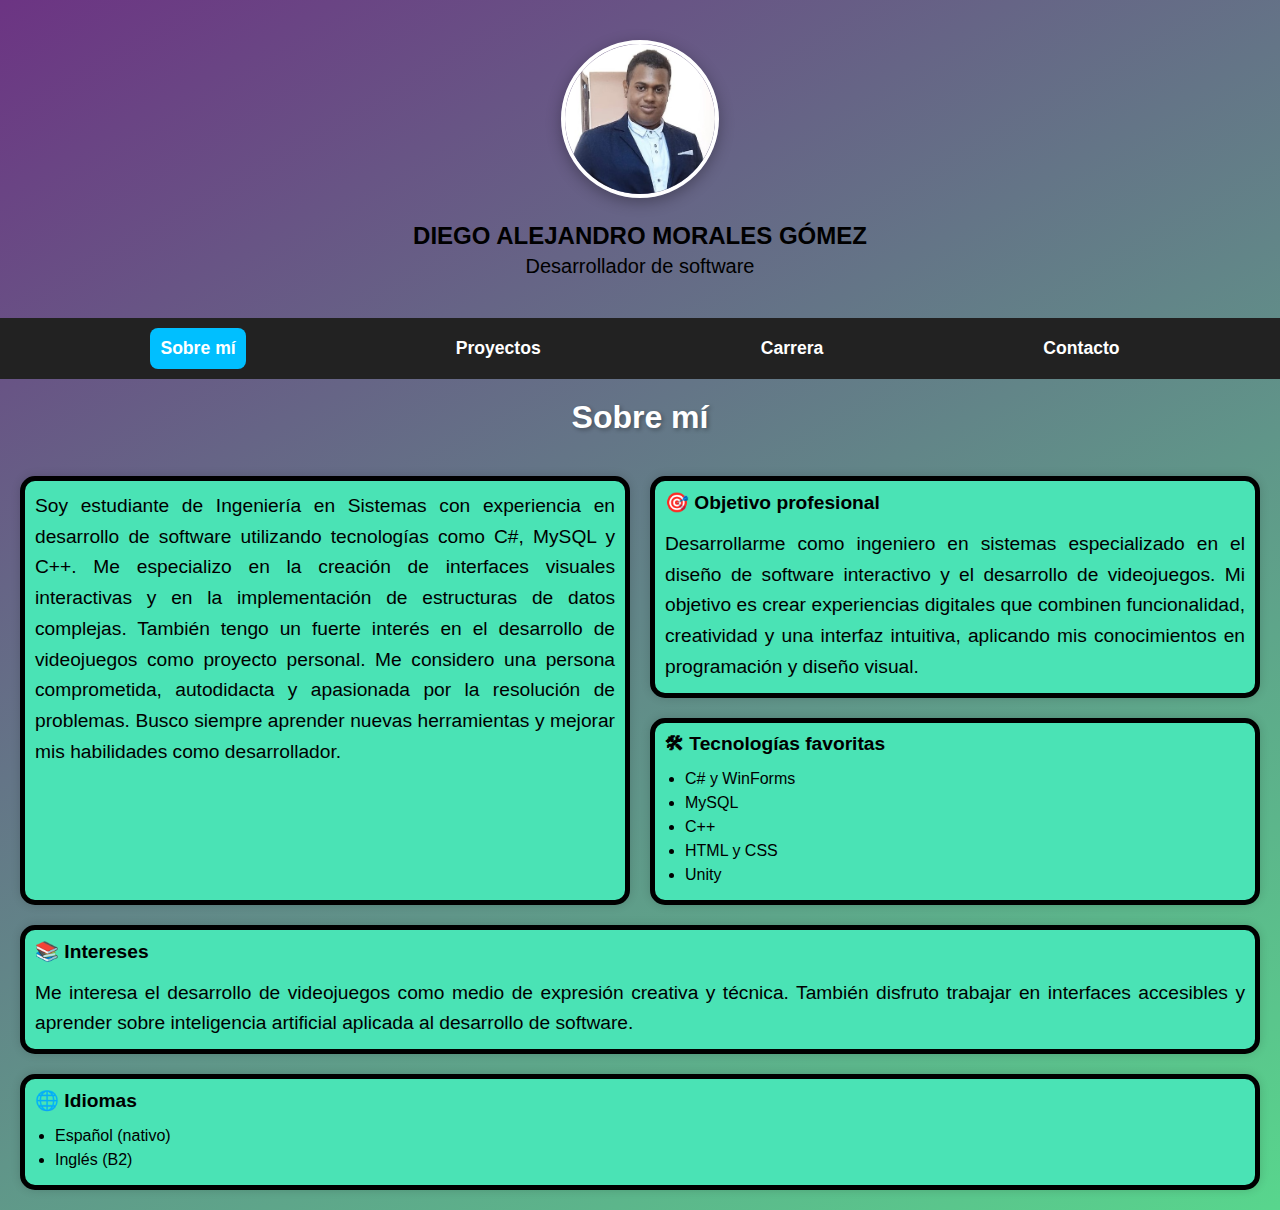
<file: index.html>
<!DOCTYPE html>
<html lang="es">
<head>
    <meta charset="UTF-8">
    <meta name="viewport" content="width=device-width, initial-scale=1.0">
    <title>Portafolio - Sobre mí</title>
    <link rel="stylesheet" href="index.css">
    <link rel="icon" href="Logo.ico">
</head>
<body>
    <header class="header">
        <div class="header__foto-perfil">
            <img src="Foto.jpg" alt="Diego Alejandro Morales Gómez" class="header__imagen">
        </div>
        <h1 class="header__nombre">DIEGO ALEJANDRO MORALES GÓMEZ</h1>
        <p class="header__titulo">Desarrollador de software</p>
    </header>
    
    <nav class="navegacion">
        <ul class="navegacion__list">
            <li class="navegacion__item">
                <a href="./index.html" class="navegacion__link navegacion__link--activo">Sobre mí</a>
            </li>
            <li class="navegacion__item">
                <a href="Proyectos.html" class="navegacion__link">Proyectos</a>
            </li>
            <li class="navegacion__item">
                <a href="Carrera.html" class="navegacion__link">Carrera</a>
            </li>
            <li class="navegacion__item">
                <a href="Contacto.html" class="navegacion__link">Contacto</a>
            </li>
        </ul>
    </nav>
    
    <main class="principal">
        <section class="sobre-mi">
            <h2 class="sobre-mi__titulo">Sobre mí</h2>
            <div class="sobre-mi__contenido">
                <div class="sobre-mi__columna">
                    <article class="sobre-mi__tarjeta">
                        <p class="sobre-mi__texto">
                            Soy estudiante de Ingeniería en Sistemas con experiencia en desarrollo de software utilizando tecnologías como C#, MySQL y C++.
                            Me especializo en la creación de interfaces visuales interactivas y en la implementación de estructuras de datos complejas.
                            También tengo un fuerte interés en el desarrollo de videojuegos como proyecto personal.
                            Me considero una persona comprometida, autodidacta y apasionada por la resolución de problemas.
                            Busco siempre aprender nuevas herramientas y mejorar mis habilidades como desarrollador.
                        </p>
                    </article>
                </div>
                <div class="sobre-mi__columna">
                    <article class="sobre-mi__tarjeta">
                        <h3 class="sobre-mi__titulo-tarjeta">🎯 Objetivo profesional</h3>
                        <p class="sobre-mi__texto">
                            Desarrollarme como ingeniero en sistemas especializado en el diseño de software interactivo y el desarrollo de videojuegos.
                            Mi objetivo es crear experiencias digitales que combinen funcionalidad, creatividad y una interfaz intuitiva, aplicando mis conocimientos en programación y diseño visual.
                        </p>
                    </article>
                    <article class="sobre-mi__tarjeta">
                        <h3 class="sobre-mi__titulo-tarjeta">🛠 Tecnologías favoritas</h3>
                        <ul class="sobre-mi__lista">
                            <li class="sobre-mi__item-lista">C# y WinForms</li>
                            <li class="sobre-mi__item-lista">MySQL</li>
                            <li class="sobre-mi__item-lista">C++</li>
                            <li class="sobre-mi__item-lista">HTML y CSS</li>
                            <li class="sobre-mi__item-lista">Unity</li>
                        </ul>
                    </article>
                </div>
                <div class="sobre-mi__columna">
                    <article class="sobre-mi__tarjeta">
                        <h3 class="sobre-mi__titulo-tarjeta">📚 Intereses</h3>
                        <p class="sobre-mi__texto">
                            Me interesa el desarrollo de videojuegos como medio de expresión creativa y técnica.
                            También disfruto trabajar en interfaces accesibles y aprender sobre inteligencia artificial aplicada al desarrollo de software.
                        </p>
                    </article>
                    <article class="sobre-mi__tarjeta">
                        <h3 class="sobre-mi__titulo-tarjeta">🌐 Idiomas</h3>
                        <ul class="sobre-mi__lista">
                            <li class="sobre-mi__item-lista">Español (nativo)</li>
                            <li class="sobre-mi__item-lista">Inglés (B2)</li>
                        </ul>
                    </article>
                </div>
            </div>
        </section>
    </main>
</body>
</html>
</file>
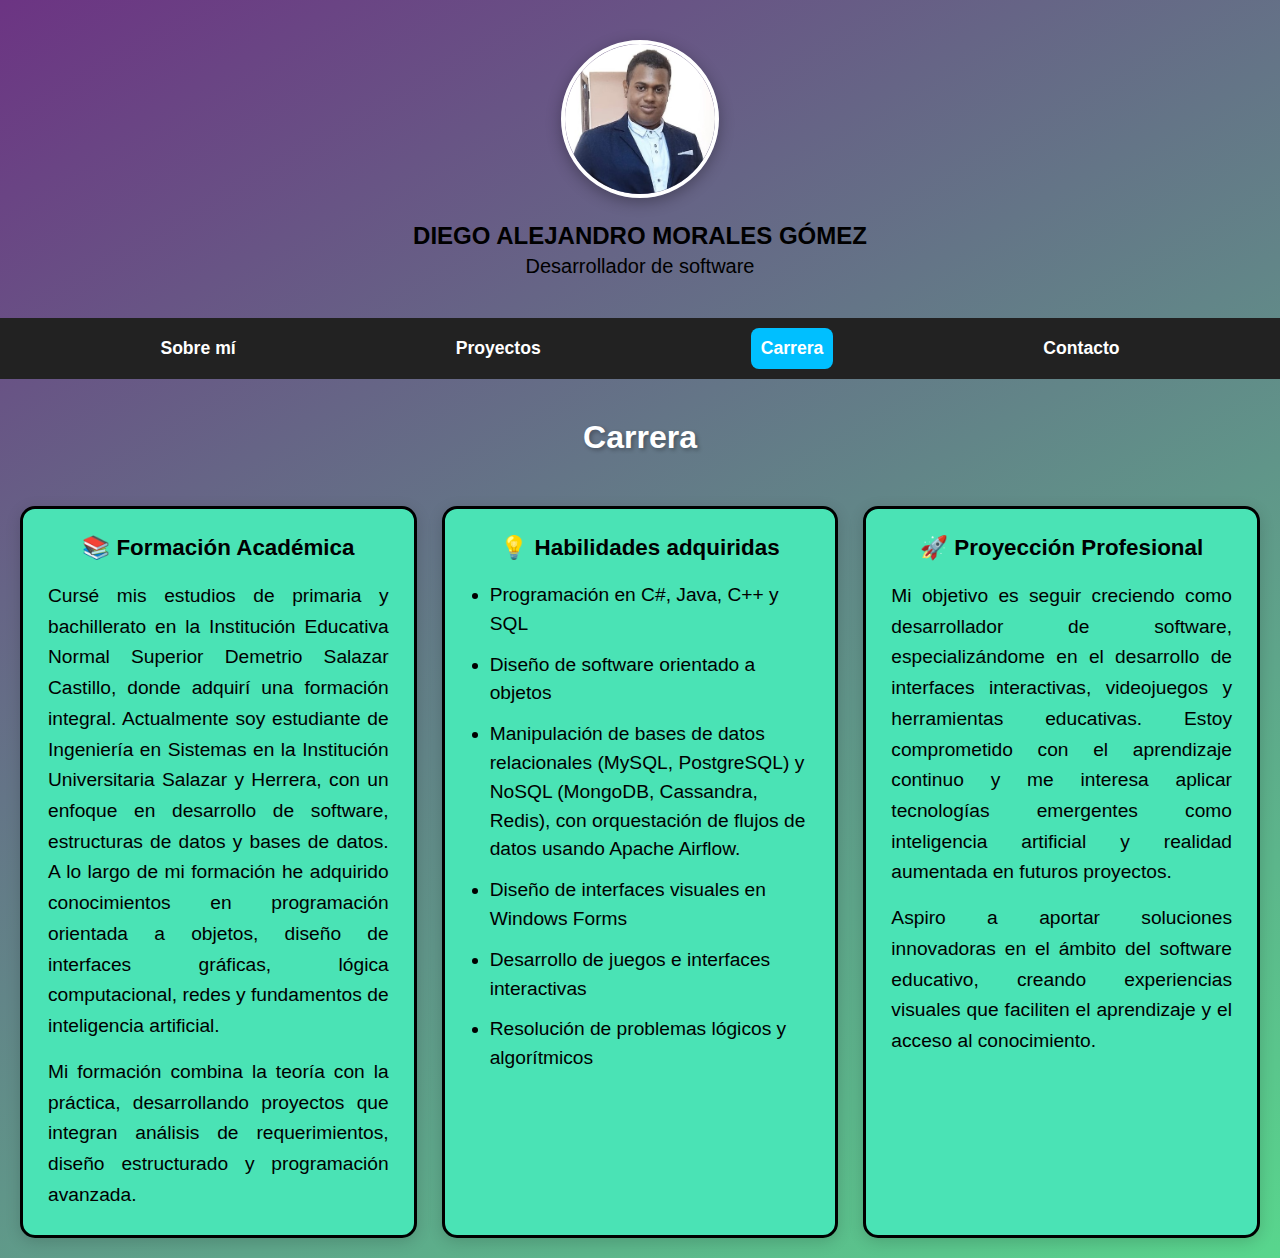
<file: Carrera.html>
<!DOCTYPE html> 
<html lang="es">
<head>
    <meta charset="UTF-8">
    <meta name="viewport" content="width=device-width, initial-scale=1.0">
    <title>Portafolio - Carrera</title>
    <link rel="stylesheet" href="Carrera.css">
    <link rel="icon" href="Logo.ico"> 
</head>
<body>
    <header class="header">
        <div class="header__perfil">
            <img src="Foto.jpg" alt="Diego Alejandro Morales Gómez" class="header__imagen">
        </div>
        <h1 class="header__nombre">DIEGO ALEJANDRO MORALES GÓMEZ</h1>
        <p class="header__titulo">Desarrollador de software</p>
    </header>

    <nav class="navegacion">
        <ul class="navegacion__list">
            <li class="navegacion__elemento">
                <a href="./index.html" class="navegacion__link">Sobre mí</a>
            </li>
            <li class="navegacion__elemento">
                <a href="Proyectos.html" class="navegacion__link">Proyectos</a>
            </li>
            <li class="navegacion__elemento">
                <a href="Carrera.html" class="navegacion__link navegacion__link--activo">Carrera</a>
            </li>
            <li class="navegacion__elemento">
                <a href="Contacto.html" class="navegacion__link">Contacto</a>
            </li>
        </ul>
    </nav>

    <main class="principal">
        <section class="seccion">
            <h2 class="seccion__titulo">Carrera</h2>
            <div class="seccion__contenido">
                <div class="contenedor-tarjeta">
                    <article class="tarjeta">
                        <h3 class="tarjeta__titulo">📚 Formación Académica</h3>
                        <div class="tarjeta__cuerpo">
                            <p class="tarjeta__texto">
                                Cursé mis estudios de primaria y bachillerato en la Institución Educativa Normal Superior Demetrio Salazar Castillo,
                                 donde adquirí una formación integral. Actualmente soy estudiante de Ingeniería en Sistemas en la Institución Universitaria Salazar y Herrera,
                                 con un enfoque en desarrollo de software, estructuras de datos y bases de datos. A lo largo de mi formación he adquirido conocimientos en programación orientada a objetos, 
                                 diseño de interfaces gráficas, lógica computacional, redes y fundamentos de inteligencia artificial.
                            </p>
                            <p class="tarjeta__texto">
                                Mi formación combina la teoría con la práctica, desarrollando proyectos que integran análisis de requerimientos, diseño estructurado y programación avanzada.
                            </p>
                        </div>
                    </article>
                </div>
                
                <div class="contenedor-tarjeta">
                    <article class="tarjeta">
                        <h3 class="tarjeta__titulo">💡 Habilidades adquiridas</h3>
                        <div class="tarjeta__cuerpo">
                            <ul class="tarjeta__list">
                                <li class="tarjeta__elemento-list">Programación en C#, Java, C++ y SQL</li>
                                <li class="tarjeta__elemento-list">Diseño de software orientado a objetos</li>
                                <li class="tarjeta__elemento-list">Manipulación de bases de datos relacionales (MySQL, PostgreSQL) y NoSQL (MongoDB, Cassandra, Redis), con orquestación de flujos de datos usando Apache Airflow.</li>
                                <li class="tarjeta__elemento-list">Diseño de interfaces visuales en Windows Forms</li>
                                <li class="tarjeta__elemento-list">Desarrollo de juegos e interfaces interactivas</li>
                                <li class="tarjeta__elemento-list">Resolución de problemas lógicos y algorítmicos</li>
                            </ul>
                        </div>
                    </article>
                </div>
                
                <div class="contenedor-tarjeta">
                    <article class="tarjeta">
                        <h3 class="tarjeta__titulo">🚀 Proyección Profesional</h3>
                        <div class="tarjeta__cuerpo">
                            <p class="tarjeta__texto">
                                Mi objetivo es seguir creciendo como desarrollador de software, especializándome en el desarrollo de interfaces interactivas, videojuegos y herramientas educativas.
                                Estoy comprometido con el aprendizaje continuo y me interesa aplicar tecnologías emergentes como inteligencia artificial y realidad aumentada en futuros proyectos.
                            </p>
                            <p class="tarjeta__texto">
                                Aspiro a aportar soluciones innovadoras en el ámbito del software educativo, creando experiencias visuales que faciliten el aprendizaje y el acceso al conocimiento.
                            </p>
                        </div>
                    </article>
                </div>
            </div>
        </section>
    </main>
</body>
</html>
</file>
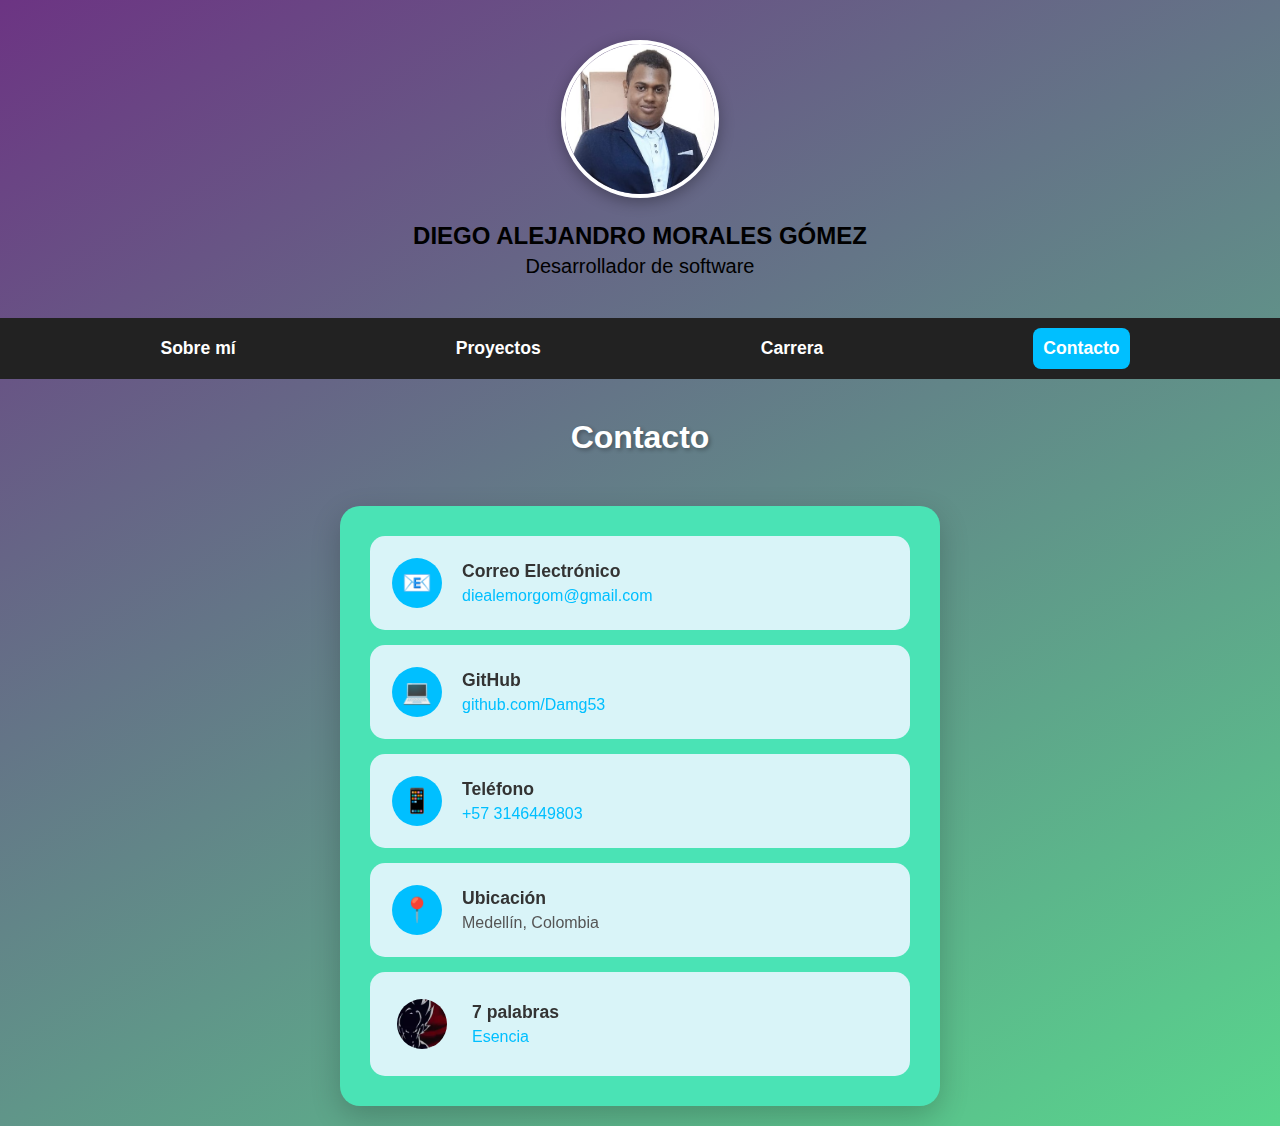
<file: Contacto.html>
<!DOCTYPE html>
<html lang="es">
<head>
  <meta charset="UTF-8" />
  <meta name="viewport" content="width=device-width, initial-scale=1.0"/>
  <title>Portafolio - Contacto</title>
  <link rel="stylesheet" href="Contacto.css">
  <link rel="icon" href="Logo.ico">
</head>
<body>
  <header class="header">
    <div class="header__perfil">
      <img src="Foto.jpg" alt="Diego Alejandro Morales Gómez" class="header__imagen">
    </div>
    <h1 class="header__nombre">DIEGO ALEJANDRO MORALES GÓMEZ</h1>
    <p class="header__titulo">Desarrollador de software</p>
  </header>

  <nav class="navegacion">
    <ul class="navegacion__list">
      <li class="navegacion__elemento">
        <a href="./index.html" class="navegacion__link">Sobre mí</a>
      </li>
      <li class="navegacion__elemento">
        <a href="Proyectos.html" class="navegacion__link">Proyectos</a>
      </li>
      <li class="navegacion__elemento">
        <a href="Carrera.html" class="navegacion__link">Carrera</a>
      </li>
      <li class="navegacion__elemento">
        <a href="Contacto.html" class="navegacion__link navegacion__link--activo">Contacto</a>
      </li>
    </ul>
  </nav>

  <main class="principal">
    <section class="seccion">
      <h2 class="seccion__titulo">Contacto</h2>

      <div class="contacto">
        <article class="contacto__elemento">
          <div class="contacto__icono contacto__icono--correo"></div>
          <div class="contacto__contenido">
            <h3 class="contacto__subtitulo">Correo Electrónico</h3>
            <a href="mailto:diealemorgom@gmail.com" class="contacto__enlace" target="_blank" rel="noopener noreferrer">
              diealemorgom@gmail.com
            </a>
          </div>
        </article>

        <article class="contacto__elemento">
          <div class="contacto__icono contacto__icono--github"></div>
          <div class="contacto__contenido">
            <h3 class="contacto__subtitulo">GitHub</h3>
            <a href="https://github.com/Damg53" class="contacto__enlace" target="_blank" rel="noopener noreferrer">
              github.com/Damg53
            </a>
          </div>
        </article>

        <article class="contacto__elemento">
          <div class="contacto__icono contacto__icono--telefono"></div>
          <div class="contacto__contenido">
            <h3 class="contacto__subtitulo">Teléfono</h3>
            <a href="tel:+573146449803" class="contacto__enlace" target="_blank" rel="noopener noreferrer">
              +57 3146449803
            </a>
          </div>
        </article>

        <article class="contacto__elemento">
          <div class="contacto__icono contacto__icono--ubicacion"></div>
          <div class="contacto__contenido">
            <h3 class="contacto__subtitulo">Ubicación</h3>
            <span class="contacto__texto">Medellín, Colombia</span>
          </div>
        </article>

        <article class="contacto__elemento">
          <div class="contacto__icono contacto__icono--personalizado">
            <img src="Esencia.png" alt="Esencia" class="contacto__imagen-personalizada">
          </div>
          <div class="contacto__contenido">
            <h3 class="contacto__subtitulo">7 palabras</h3>
            <a href="https://www.youtube.com/watch?v=Inbg9Pcu7u8&t=0s" class="contacto__enlace" target="_blank" rel="noopener noreferrer">
              Esencia
            </a>
          </div>
        </article>
      </div>
    </section>
  </main>
</body>
</html>
</file>
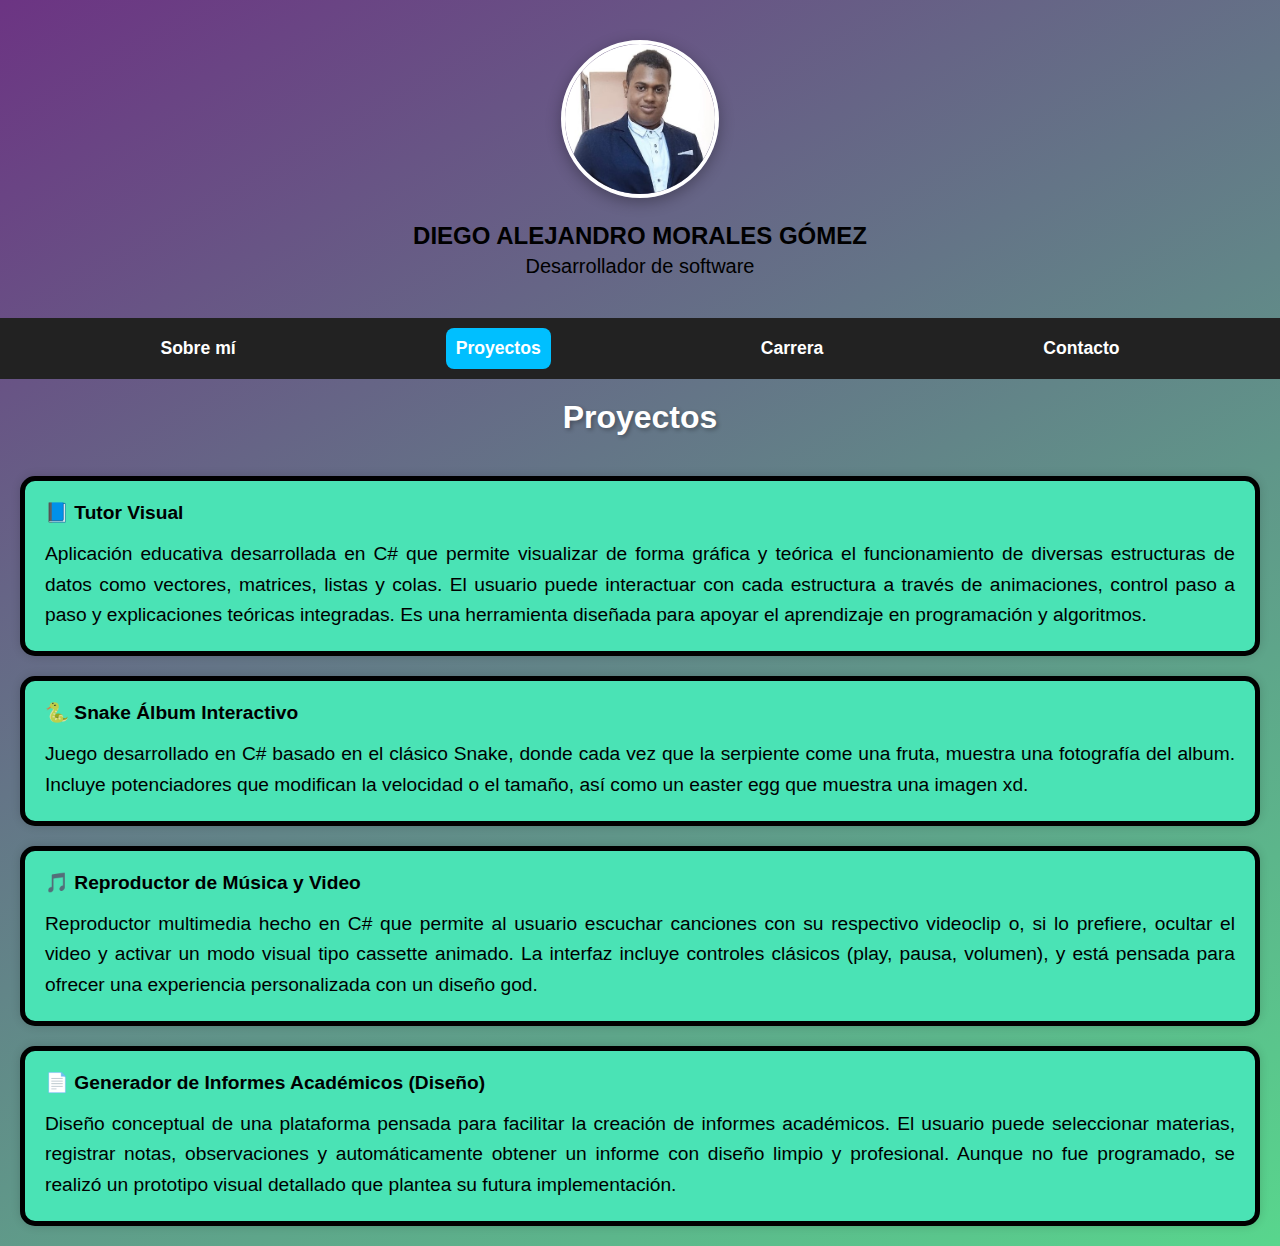
<file: Proyectos.html>
<!DOCTYPE html>
<html lang="es">
<head>
    <meta charset="UTF-8">
    <meta name="viewport" content="width=device-width, initial-scale=1.0">
    <title>Portafolio - Proyectos</title>
    <link rel="stylesheet" href="Proyectos.css">
    <link rel="icon" href="Logo.ico">
</head>
<body>
    <header class="header">
        <div class="header__foto-perfil">
            <img src="Foto.jpg" alt="Diego Alejandro Morales Gómez" class="header__imagen">
        </div>
        <h1 class="header__nombre">DIEGO ALEJANDRO MORALES GÓMEZ</h1>
        <p class="header__titulo">Desarrollador de software</p>
    </header>

    <nav class="navegacion">
        <ul class="navegacion__list">
            <li class="navegacion__item">
                <a href="./index.html" class="navegacion__link">Sobre mí</a>
            </li>
            <li class="navegacion__item">
                <a href="Proyectos.html" class="navegacion__link navegacion__link--activo">Proyectos</a>
            </li>
            <li class="navegacion__item">
                <a href="Carrera.html" class="navegacion__link">Carrera</a>
            </li>
            <li class="navegacion__item">
                <a href="Contacto.html" class="navegacion__link">Contacto</a>
            </li>
        </ul>
    </nav>

    <main class="principal">
        <section class="proyectos">
            <h2 class="proyectos__titulo">Proyectos</h2>
            <div class="proyectos__contenido">
                <div class="proyectos__columna">
                    <article class="proyectos__tarjeta">
                        <h3 class="proyectos__titulo-tarjeta">📘 Tutor Visual</h3>
                        <p class="proyectos__texto">
                            Aplicación educativa desarrollada en C# que permite visualizar de forma gráfica y teórica el funcionamiento de diversas estructuras de datos como vectores, matrices, listas y colas.
                            El usuario puede interactuar con cada estructura a través de animaciones, control paso a paso y explicaciones teóricas integradas. Es una herramienta diseñada para apoyar el aprendizaje en programación y algoritmos.
                        </p>
                    </article>

                    <article class="proyectos__tarjeta">
                        <h3 class="proyectos__titulo-tarjeta">🐍 Snake Álbum Interactivo</h3>
                        <p class="proyectos__texto">
                            Juego desarrollado en C# basado en el clásico Snake, donde cada vez que la serpiente come una fruta, muestra una fotografía del album.
                            Incluye potenciadores que modifican la velocidad o el tamaño, así como un easter egg que muestra una imagen xd.
                        </p>
                    </article>

                    <article class="proyectos__tarjeta">
                        <h3 class="proyectos__titulo-tarjeta">🎵 Reproductor de Música y Video</h3>
                        <p class="proyectos__texto">
                            Reproductor multimedia hecho en C# que permite al usuario escuchar canciones con su respectivo videoclip o, si lo prefiere, ocultar el video y activar un modo visual tipo cassette animado.
                            La interfaz incluye controles clásicos (play, pausa, volumen), y está pensada para ofrecer una experiencia personalizada con un diseño god.
                        </p>
                    </article>

                    <article class="proyectos__tarjeta">
                        <h3 class="proyectos__titulo-tarjeta">📄 Generador de Informes Académicos (Diseño)</h3>
                        <p class="proyectos__texto">
                            Diseño conceptual de una plataforma pensada para facilitar la creación de informes académicos. 
                            El usuario puede seleccionar materias, registrar notas, observaciones y automáticamente obtener un informe con diseño limpio y profesional.
                            Aunque no fue programado, se realizó un prototipo visual detallado que plantea su futura implementación.
                        </p>
                    </article>
                </div>
            </div>
        </section>
    </main>
</body>
</html>
</file>
<file: index.css>
body {
    font-family: Arial, Helvetica, sans-serif;
    margin: 0;
    padding: 0;
    background: linear-gradient(150deg, #6C3483, #58D68D);
    min-height: 100vh;
}

.header {
    color: black;
    padding: 40px;
    text-align: center;
}

.header__foto-perfil {
    margin-bottom: 20px;
}

.header__imagen {
    width: 150px;
    height: 150px;
    border-radius: 50%;
    border: 4px solid white;
    box-shadow: 0 4px 15px rgba(0, 0, 0, 0.3);
    object-fit: cover;
    transition: all 0.3s ease;
}

.header__imagen:hover {
    transform: scale(1.05);
    box-shadow: 0 6px 20px rgba(0, 0, 0, 0.4);
}

.header__nombre {
    margin: 5px 0 0;
    font-size: 1.5rem;
}

.header__titulo {
    margin: 5px 0 0;
    font-size: 1.25rem;
}

.navegacion {
    background-color: #222;
    padding: 10px;
    text-align: center;
}

.navegacion__list {
    list-style: none;
    margin: 0;
    padding: 0;
    display: flex;
    justify-content: center;
    align-items: center;
    gap: 200px;
    flex-wrap:5mm;
}


.navegacion__link {
    color: white;
    text-decoration: none;
    font-weight: bold;
    font-size: 1.1rem;
    padding: 10px;
    border-radius: 8px;
    transition: all 0.3s ease;
    display: block;
}

.navegacion__link:hover {
    transform: translateY(-3px);
    color: #00bfff;
    background-color: rgba(0, 191, 255, 0.15);
    box-shadow: 0 4px 12px rgba(0, 191, 255, 0.3);
}

.navegacion__link--activo {
    background-color: #00bfff;
    color: white;
}

.navegacion__link--activo:hover {
    background-color: #0099cc;
    color: white;
}


.sobre-mi__titulo {
    color: white;
    font-size: 2rem;
    text-align: center;
    margin: 0 0 30px 0;
    padding: 20px;
    text-shadow: 2px 2px 4px rgba(0, 0, 0, 0.3);
    max-width: 600px;
    margin: 0 auto;
}

.sobre-mi__contenido {
    display: flex;
    flex-wrap: wrap;
    gap: 20px;
    padding: 20px;
    align-items: stretch;
    font-size: 1rem;
    justify-content: center;
}

.sobre-mi__columna {
    display: flex;
    flex-direction: column;
    gap: 20px;
    flex: 1;
    min-width: 600px;
    max-width: 8000px;
}

.sobre-mi__tarjeta {
    background-color:#4AE3B5;
    color: black;
    padding: 10px;
    border-radius: 15px ;
    box-shadow: 0 0 10px rgba(0, 0, 0, 0.15);
    height: 100%;
    display: flex;
    flex-direction: column;
    justify-content: space-between;
    border: 5px solid #000000;
    transition: all 0.3s ease;
    flex-grow: 1;
}

.sobre-mi__tarjeta:hover {
    transform: translateY(-5px) scale(1.02);
    box-shadow: 0 15px 30px rgba(0, 0, 0, 0.25);
    border-color: #00bfff;
    background-color: #004dc7;
    color: white;
}

.sobre-mi__titulo-tarjeta {
    margin: 0 0 15px 0;
    font-size: 1.2rem;
}

.sobre-mi__texto {
    margin: 0;
    line-height: 1.6;
    text-align: justify;
    flex-grow: 1;
    font-size: 1.2rem;
}

.sobre-mi__lista {
    padding-left: 20px;
    margin: 0;
    flex-grow: 1;
}

.sobre-mi__item-lista {
    margin-bottom: 6px;
}
</file>
<file: Carrera.css>
body {
    font-family: Arial, Helvetica, sans-serif;
    margin: 0;
    padding: 0;
    background: linear-gradient(150deg, #6C3483, #58D68D);
    min-height: 100vh;
}

.header {
    color: black;
    padding: 40px;
    text-align: center;
}

.header__perfil {
    margin-bottom: 20px;
}

.header__imagen {
    width: 150px;
    height: 150px;
    border-radius: 50%;
    border: 4px solid white;
    box-shadow: 0 4px 15px rgba(0, 0, 0, 0.3);
    object-fit: cover;
    transition: all 0.3s ease;
}

.header__imagen:hover {
    transform: scale(1.05);
    box-shadow: 0 6px 20px rgba(0, 0, 0, 0.4);
}

.header__nombre {
    margin: 5px 0 0;
    font-size: 1.5rem;
    font-weight: bold;
}

.header__titulo {
    margin: 5px 0 0;
    font-size: 1.25rem;
    font-weight: normal;
}

.navegacion {
    background-color: #222;
    padding: 10px;
    text-align: center;
}

.navegacion__list {
    list-style: none;
    margin: 0;
    padding: 0;
    display: flex;
    justify-content: center;
    align-items: center;
    gap: 200px;
    flex-wrap:5mm;
}


.navegacion__link {
    color: white;
    text-decoration: none;
    font-weight: bold;
    font-size: 1.1rem;
    padding: 10px;
    border-radius: 8px;
    transition: all 0.3s ease;
    display: block;
}

.navegacion__link:hover {
    transform: translateY(-3px);
    color: #00bfff;
    background-color: rgba(0, 191, 255, 0.15);
    box-shadow: 0 4px 12px rgba(0, 191, 255, 0.3);
}

.navegacion__link--activo {
    background-color: #00bfff;
    color: white;
}

.navegacion__link--activo:hover {
    background-color: #0099cc;
    color: white;
}


.principal {
    padding: 20px;
}

.seccion {
    min-width: 1000px;
    max-width: 3000px;
    margin: 0 auto;
}

.seccion__titulo {
    color: white;
    font-size: 2rem;
    text-align: center;
    margin: 0 0 30px 0;
    padding: 20px;
    text-shadow: 2px 2px 4px rgba(0, 0, 0, 0.3);
}

.seccion__contenido {
    display: flex;
    gap: 25px;
    justify-content: space-between;
    align-items: stretch;
    flex-wrap: wrap;
}

.contenedor-tarjeta {
    flex: 1 1 300px;
    min-width: 300px;
    display: flex;
}

.tarjeta {
    background-color: #4AE3B5;
    color: black;
    padding: 25px;
    border-radius: 15px;
    box-shadow: 0 4px 15px rgba(0, 0, 0, 0.15);
    border: 3px solid #000000;
    transition: all 0.3s ease;
    width: 100%;
    display: flex;
    flex-direction: column;
}

.tarjeta:hover {
    transform: translateY(-8px) scale(1.02);
    box-shadow: 0 15px 35px rgba(0, 0, 0, 0.25);
    border-color: #00bfff;
    background-color: #004dc7;
    color: white;
}

.tarjeta__titulo {
    margin: 0 0 20px 0;
    font-size: 1.4rem;
    font-weight: bold;
    text-align: center;
}

.tarjeta__cuerpo {
    flex-grow: 1;
    display: flex;
    flex-direction: column;
    gap: 15px;
}

.tarjeta__texto {
    margin: 0;
    line-height: 1.6;
    text-align: justify;
    font-size: 1.2rem;
}

.tarjeta__list {
    margin: 0;
    padding-left: 20px;
    flex-grow: 1;
}

.tarjeta__elemento-list {
    margin-bottom: 12px;
    line-height: 1.5;
    font-size: 1.2rem;
}
</file>
<file: Contacto.css>
body {
    font-family: Arial, Helvetica, sans-serif;
    margin: 0;
    padding: 0;
    background: linear-gradient(150deg, #6C3483, #58D68D);
    min-height: 100vh;
}

.header {
    color: black;
    padding: 40px;
    text-align: center;
}

.header__perfil {
    margin-bottom: 20px;
}

.header__imagen {
    width: 150px;
    height: 150px;
    border-radius: 50%;
    border: 4px solid white;
    box-shadow: 0 4px 15px rgba(0, 0, 0, 0.3);
    object-fit: cover;
    transition: all 0.3s ease;
}

.header__imagen:hover {
    transform: scale(1.05);
    box-shadow: 0 6px 20px rgba(0, 0, 0, 0.4);
}

.header__nombre {
    margin: 5px 0 0;
    font-size: 1.5rem;
    font-weight: bold;
}

.header__titulo {
    margin: 5px 0 0;
    font-size: 1.25rem;
    font-weight: normal;
}

.navegacion {
    background-color: #222;
    padding: 10px;
    text-align: center;
}

.navegacion__list {
    list-style: none;
    margin: 0;
    padding: 0;
    display: flex;
    justify-content: center;
    align-items: center;
    gap: 200px;
    flex-wrap:5mm;
}


.navegacion__link {
    color: white;
    text-decoration: none;
    font-weight: bold;
    font-size: 1.1rem;
    padding: 10px;
    border-radius: 8px;
    transition: all 0.3s ease;
    display: block;
}

.navegacion__link:hover {
    transform: translateY(-3px);
    color: #00bfff;
    background-color: rgba(0, 191, 255, 0.15);
    box-shadow: 0 4px 12px rgba(0, 191, 255, 0.3);
}

.navegacion__link--activo {
    background-color: #00bfff;
    color: white;
}

.navegacion__link--activo:hover {
    background-color: #0099cc;
    color: white;
}


.principal {
    padding: 20px;
}

.seccion {
    max-width: 600px;
    margin: 0 auto;
}

.seccion__titulo {
    color: white;
    font-size: 2rem;
    text-align: center;
    margin: 0 0 30px 0;
    padding: 20px;
    text-shadow: 2px 2px 4px rgba(0, 0, 0, 0.3);
}

.contacto {
    display: flex;
    flex-direction: column;
    gap: 15px;
    background-color: #4AE3B5;
    padding: 30px;
    border-radius: 20px;
    box-shadow: 0 10px 30px rgba(0, 0, 0, 0.2);
    backdrop-filter: blur(10px);
}

.contacto__elemento {
    display: flex;
    align-items: center;
    background-color: rgba(233, 245, 255, 0.9);
    padding: 20px;
    border-radius: 15px;
    gap: 20px;
    transition: all 0.3s ease;
    border: 2px solid transparent;
}

.contacto__elemento:hover {
    transform: translateY(-5px) scale(1.02);
    background-color: rgba(215, 239, 255, 0.95);
    border-color: #00bfff;
    box-shadow: 0 8px 25px rgba(0, 191, 255, 0.3);
}
.contacto__icono {
    width: 50px;
    height: 50px;
    border-radius: 50%;
    background-color: #00bfff;
    display: flex;
    align-items: center;
    justify-content: center;
    font-size: 24px;
    flex-shrink: 0;
    transition: all 0.3s ease;
}

.contacto__elemento:hover .contacto__icono {
    background-color: #0099cc;
}

.contacto__icono--correo::before {
    content: "📧";
}

.contacto__icono--github::before {
    content: "💻";
}

.contacto__icono--telefono::before {
    content: "📱";
}

.contacto__icono--ubicacion::before {
    content: "📍";
}

.contacto__icono--personalizado {
    background-color: transparent;
    padding: 5px;
}

.contacto__imagen-personalizada {
    width: 100%;
    height: 100%;
    object-fit: cover;
    border-radius: 50%;
}
.contacto__contenido {
    flex-grow: 1;
    display: flex;
    flex-direction: column;
    gap: 5px;
}

.contacto__subtitulo {
    margin: 0;
    font-size: 1.1rem;
    font-weight: bold;
    color: #333;
}

.contacto__enlace {
    color: #00bfff;
    text-decoration: none;
    font-weight: 500;
    font-size: 1rem;
    transition: all 0.3s ease;
    position: relative;
    display: inline-block;
}

.contacto__enlace::after {
    content: "";
    position: absolute;
    left: 0;
    bottom: -2px;
    width: 0%;
    height: 2px;
    background-color: #0077ff;
    transition: width 0.3s ease;
}

.contacto__enlace:hover {
    color: #0077ff;
    transform: translateX(5px);
}

.contacto__enlace:hover::after {
    width: 100%;
}

.contacto__texto {
    color: #555;
    font-size: 1rem;
    font-weight: 500;
}
</file>
<file: Proyectos.css>
body {
    font-family: Arial, Helvetica, sans-serif;
    margin: 0;
    padding: 0;
    background: linear-gradient(150deg, #6C3483, #58D68D);
    min-height: 100vh;
}

.header {
    color: black;
    padding: 40px;
    text-align: center;
}

.header__foto-perfil {
    margin-bottom: 20px;
}

.header__imagen {
    width: 150px;
    height: 150px;
    border-radius: 50%;
    border: 4px solid white;
    box-shadow: 0 4px 15px rgba(0, 0, 0, 0.3);
    object-fit: cover;
    transition: all 0.3s ease;
}

.header__imagen:hover {
    transform: scale(1.05);
    box-shadow: 0 6px 20px rgba(0, 0, 0, 0.4);
}

.header__nombre {
    margin: 5px 0 0;
    font-size: 1.5rem;
}

.header__titulo {
    margin: 5px 0 0;
    font-size: 1.25rem;
}

.navegacion {
    background-color: #222;
    padding: 10px;
    text-align: center;
}

.navegacion__list {
    list-style: none;
    margin: 0;
    padding: 0;
    display: flex;
    justify-content: center;
    align-items: center;
    gap: 200px;
    flex-wrap:5mm;
}


.navegacion__link {
    color: white;
    text-decoration: none;
    font-weight: bold;
    font-size: 1.1rem;
    padding: 10px;
    border-radius: 8px;
    transition: all 0.3s ease;
    display: block;
}

.navegacion__link:hover {
    transform: translateY(-3px);
    color: #00bfff;
    background-color: rgba(0, 191, 255, 0.15);
    box-shadow: 0 4px 12px rgba(0, 191, 255, 0.3);
}

.navegacion__link--activo {
    background-color: #00bfff;
    color: white;
}

.navegacion__link--activo:hover {
    background-color: #0099cc;
    color: white;
}

.proyectos__titulo {
    color: white;
    font-size: 2rem;
    text-align: center;
    margin: 0 0 30px 0;
    padding: 20px;
    text-shadow: 2px 2px 4px rgba(0, 0, 0, 0.3);
    max-width: 600px;
    margin: 0 auto;
}

.proyectos__contenido {
    display: flex;
    flex-wrap: wrap;
    gap: 20px;
    padding: 20px;
    align-items: stretch;
    font-size: 1rem;
    justify-content: center;
}

.proyectos__columna {
    display: flex;
    flex-direction: column;
    gap: 20px;
    flex: 1;
    min-width: 1000px;
    max-width: 8000px;
}

.proyectos__tarjeta {
    background-color: #4AE3B5;
    color: black;
    padding: 20px;
    border-radius: 15px;
    box-shadow: 0 0 10px rgba(0, 0, 0, 0.15);
    display: flex;
    flex-direction: column;
    justify-content: space-between;
    border: 5px solid #000000;
    transition: all 0.3s ease;
    flex-grow: 1;
}

.proyectos__tarjeta:hover {
    transform: translateY(-5px) scale(1.02);
    box-shadow: 0 15px 30px rgba(0, 0, 0, 0.25);
    border-color: #00bfff;
    background-color: #004dc7;
    color: white;
}

.proyectos__titulo-tarjeta {
    margin: 0 0 15px 0;
    font-size: 1.2rem;
}

.proyectos__texto {
    margin: 0;
    line-height: 1.6;
    text-align: justify;
    flex-grow: 1;
    font-size: 1.2rem;
}

.proyectos__lista {
    padding-left: 20px;
    margin: 0;
    flex-grow: 1;
}

.proyectos__item-lista {
    margin-bottom: 6px;
}
</file>
